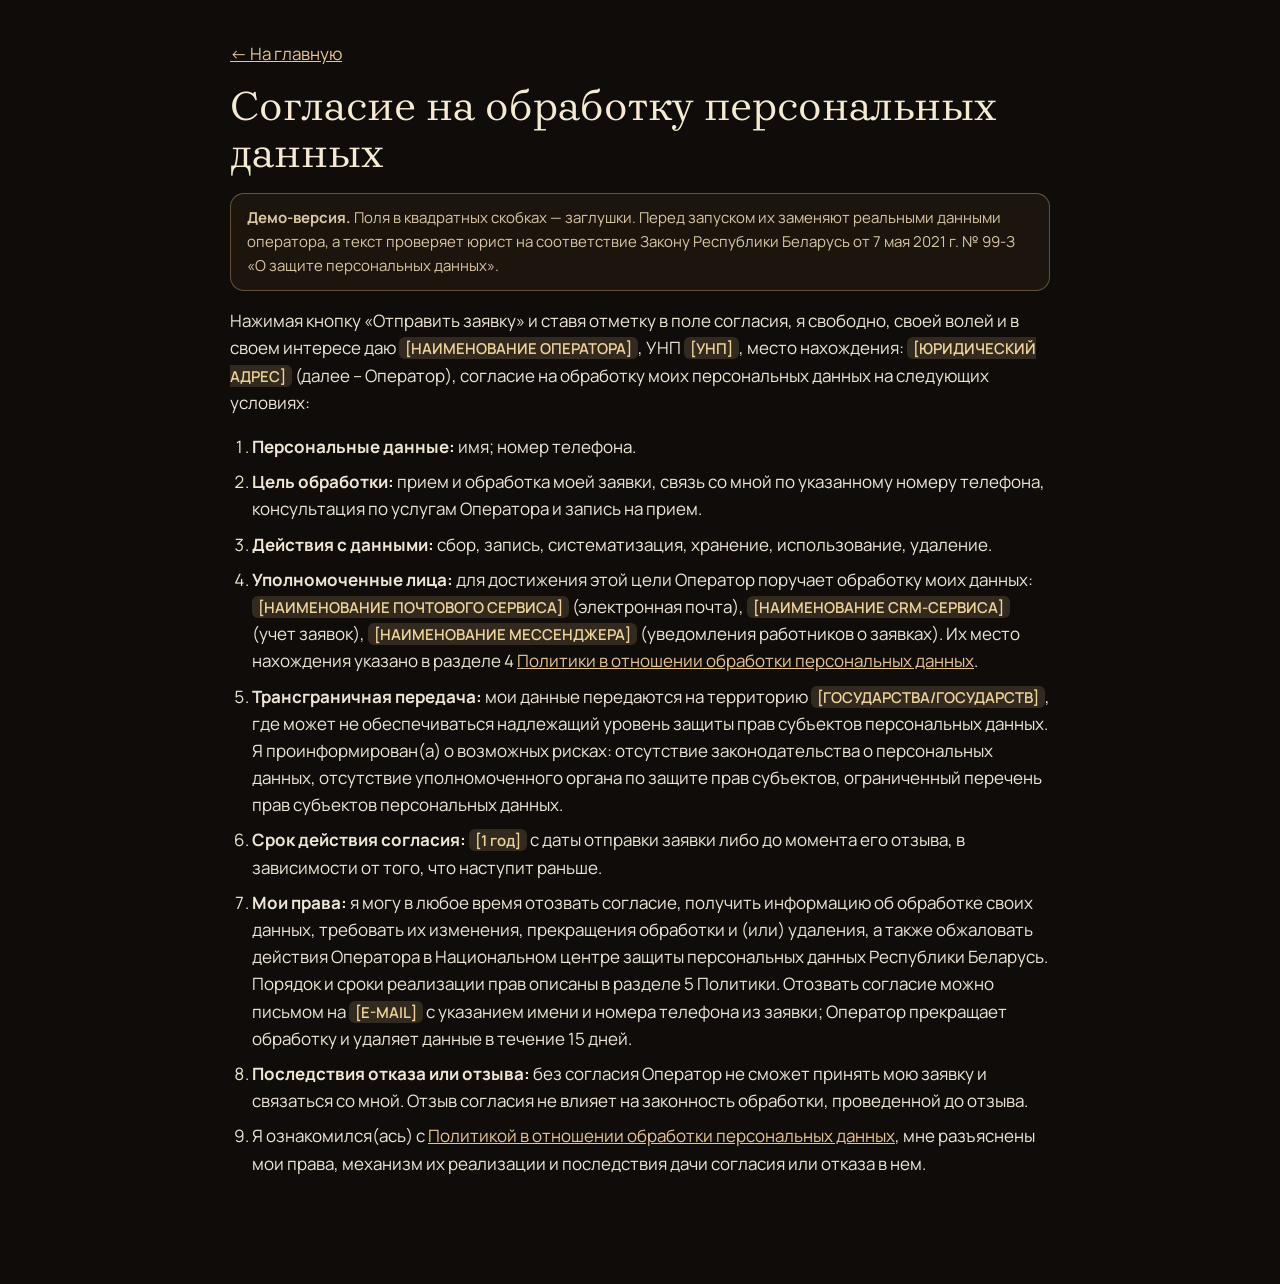
<file: consent.html>
<!doctype html><html lang="ru"><head><meta charset="utf-8"><meta name="viewport" content="width=device-width,initial-scale=1"><meta name="robots" content="noindex"><title>Согласие на обработку персональных данных — Shine Studio</title>
<link href="https://fonts.googleapis.com/css2?family=Brygada+1918:wght@400;500&family=Manrope:wght@400;600&display=swap" rel="stylesheet">
<style>body{margin:0;background:#0f0c09;color:#efe6d6;font:400 17px/1.6 Manrope,system-ui,sans-serif}main{width:min(820px,100% - 32px);margin:0 auto;padding:40px 0 90px}h1{font:400 clamp(28px,5vw,42px)/1.12 "Brygada 1918",Georgia,serif;margin:12px 0 6px;color:#f6ead2}h2{font:500 clamp(20px,3.4vw,24px)/1.25 "Brygada 1918",Georgia,serif;margin:34px 0 10px;color:#e8c590}p,li{margin:8px 0}a{color:#e8c590}ul,ol{padding-left:22px}.todo{background:rgba(232,197,144,.16);color:#f0d49c;border-radius:6px;padding:1px 6px;font-weight:600;font-size:.88em}.warn{background:#1c150d;border:1px solid rgba(232,197,144,.35);color:#d9c6a4;padding:12px 16px;border-radius:14px;margin:16px 0;font-size:15px}.date{color:#b9a784;margin:0 0 6px}.tw{overflow-x:auto;margin:12px 0}table{border-collapse:collapse;width:100%;min-width:560px;font-size:15px}th,td{border:1px solid rgba(232,197,144,.25);padding:9px 11px;text-align:left;vertical-align:top}th{background:#1c150d;color:#e8c590}.back{display:inline-block;margin-bottom:4px}</style></head><body><main>
<a class="back" href="index.html">← На главную</a><h1>Согласие на обработку персональных данных</h1>
<p class="warn"><b>Демо-версия.</b> Поля в квадратных скобках — заглушки. Перед запуском их заменяют реальными данными оператора, а текст проверяет юрист на соответствие Закону Республики Беларусь от 7 мая 2021 г. № 99-З «О защите персональных данных».</p>
<p>Нажимая кнопку «Отправить заявку» и ставя отметку в поле согласия, я свободно, своей волей и в своем интересе даю <span class="todo">[НАИМЕНОВАНИЕ ОПЕРАТОРА]</span>, УНП <span class="todo">[УНП]</span>, место нахождения: <span class="todo">[ЮРИДИЧЕСКИЙ АДРЕС]</span> (далее – Оператор), согласие на обработку моих персональных данных на следующих условиях:</p><ol><li><b>Персональные данные:</b> имя; номер телефона.</li><li><b>Цель обработки:</b> прием и обработка моей заявки, связь со мной по указанному номеру телефона, консультация по услугам Оператора и запись на прием.</li><li><b>Действия с данными:</b> сбор, запись, систематизация, хранение, использование, удаление.</li><li><b>Уполномоченные лица:</b> для достижения этой цели Оператор поручает обработку моих данных: <span class="todo">[НАИМЕНОВАНИЕ ПОЧТОВОГО СЕРВИСА]</span> (электронная почта), <span class="todo">[НАИМЕНОВАНИЕ CRM-СЕРВИСА]</span> (учет заявок), <span class="todo">[НАИМЕНОВАНИЕ МЕССЕНДЖЕРА]</span> (уведомления работников о заявках). Их место нахождения указано в разделе 4 <a href="privacy.html">Политики в отношении обработки персональных данных</a>.</li><li><b>Трансграничная передача:</b> мои данные передаются на территорию <span class="todo">[ГОСУДАРСТВА/ГОСУДАРСТВ]</span>, где может не обеспечиваться надлежащий уровень защиты прав субъектов персональных данных. Я проинформирован(а) о возможных рисках: отсутствие законодательства о персональных данных, отсутствие уполномоченного органа по защите прав субъектов, ограниченный перечень прав субъектов персональных данных.</li><li><b>Срок действия согласия:</b> <span class="todo">[1 год]</span> с даты отправки заявки либо до момента его отзыва, в зависимости от того, что наступит раньше.</li><li><b>Мои права:</b> я могу в любое время отозвать согласие, получить информацию об обработке своих данных, требовать их изменения, прекращения обработки и (или) удаления, а также обжаловать действия Оператора в Национальном центре защиты персональных данных Республики Беларусь. Порядок и сроки реализации прав описаны в разделе 5 Политики. Отозвать согласие можно письмом на <span class="todo">[E-MAIL]</span> с указанием имени и номера телефона из заявки; Оператор прекращает обработку и удаляет данные в течение 15 дней.</li><li><b>Последствия отказа или отзыва:</b> без согласия Оператор не сможет принять мою заявку и связаться со мной. Отзыв согласия не влияет на законность обработки, проведенной до отзыва.</li><li>Я ознакомился(ась) с <a href="privacy.html">Политикой в отношении обработки персональных данных</a>, мне разъяснены мои права, механизм их реализации и последствия дачи согласия или отказа в нем.</li></ol></main></body></html>
</file>
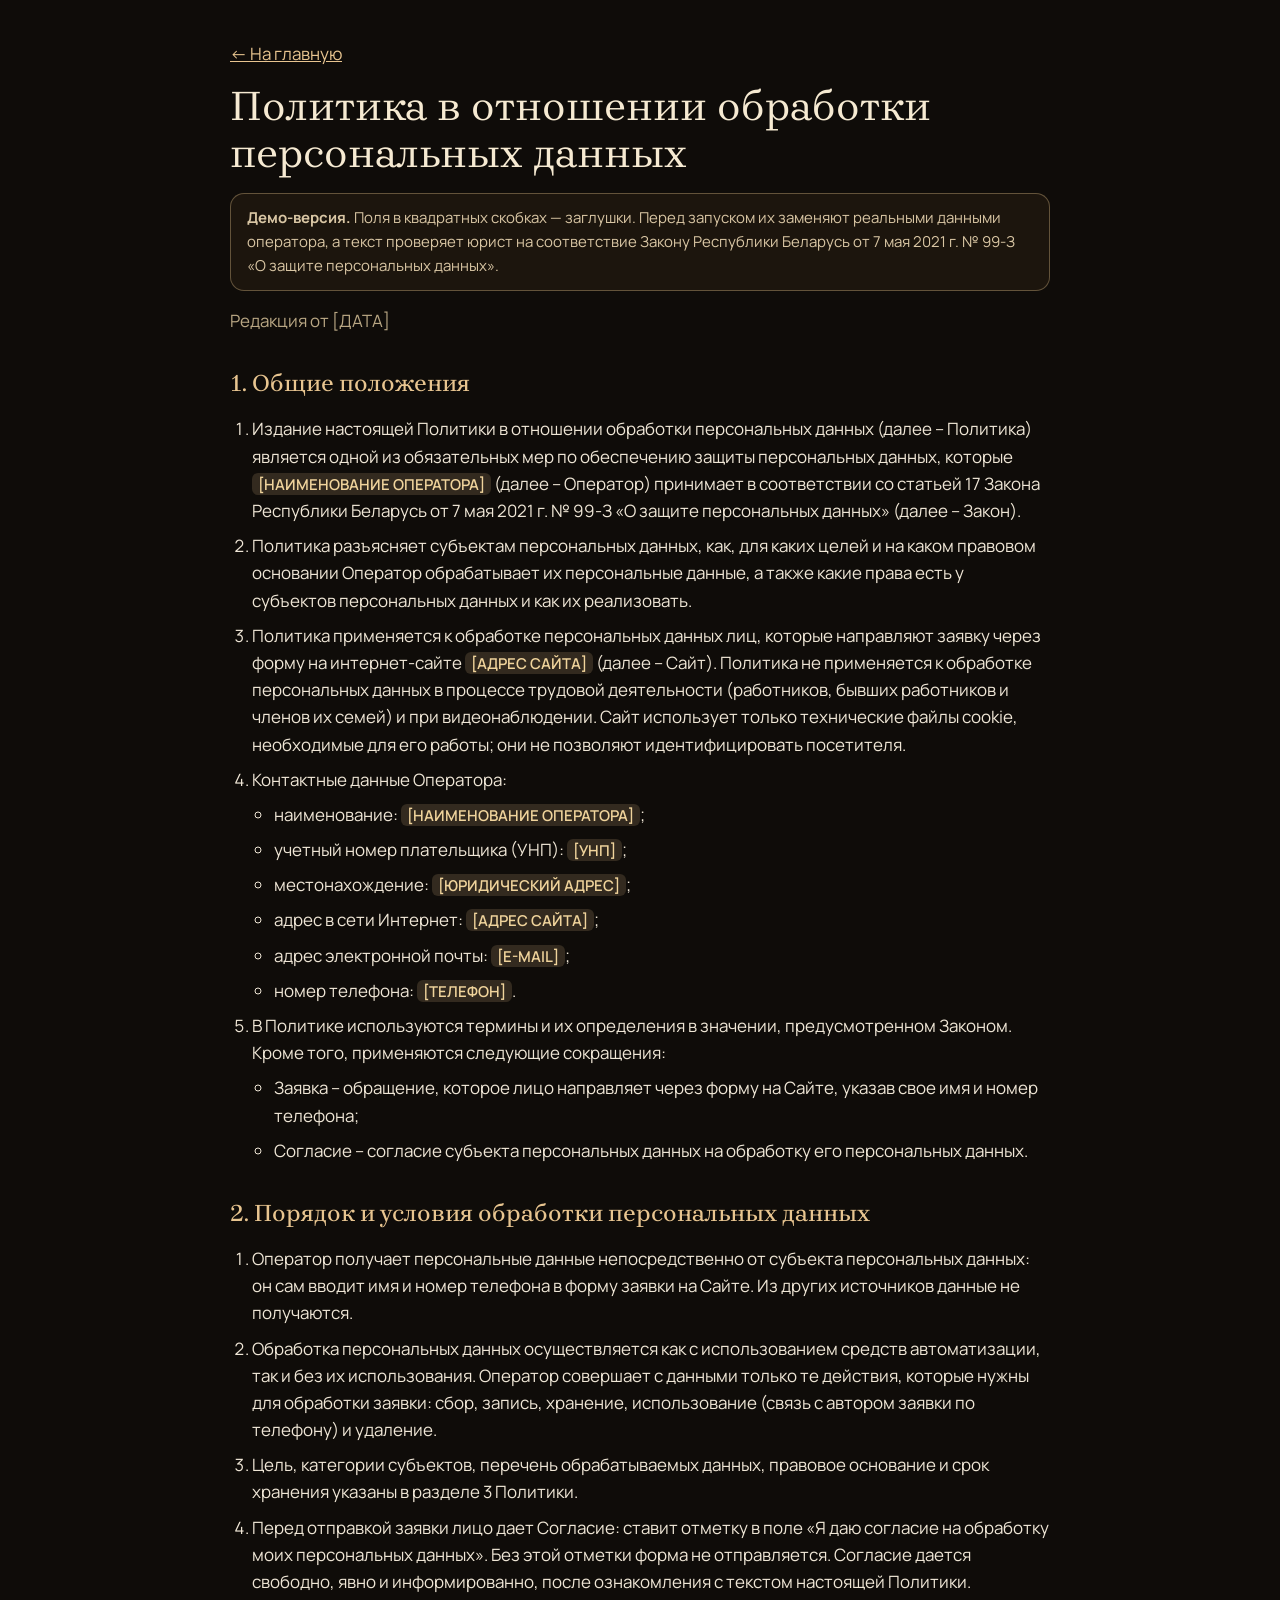
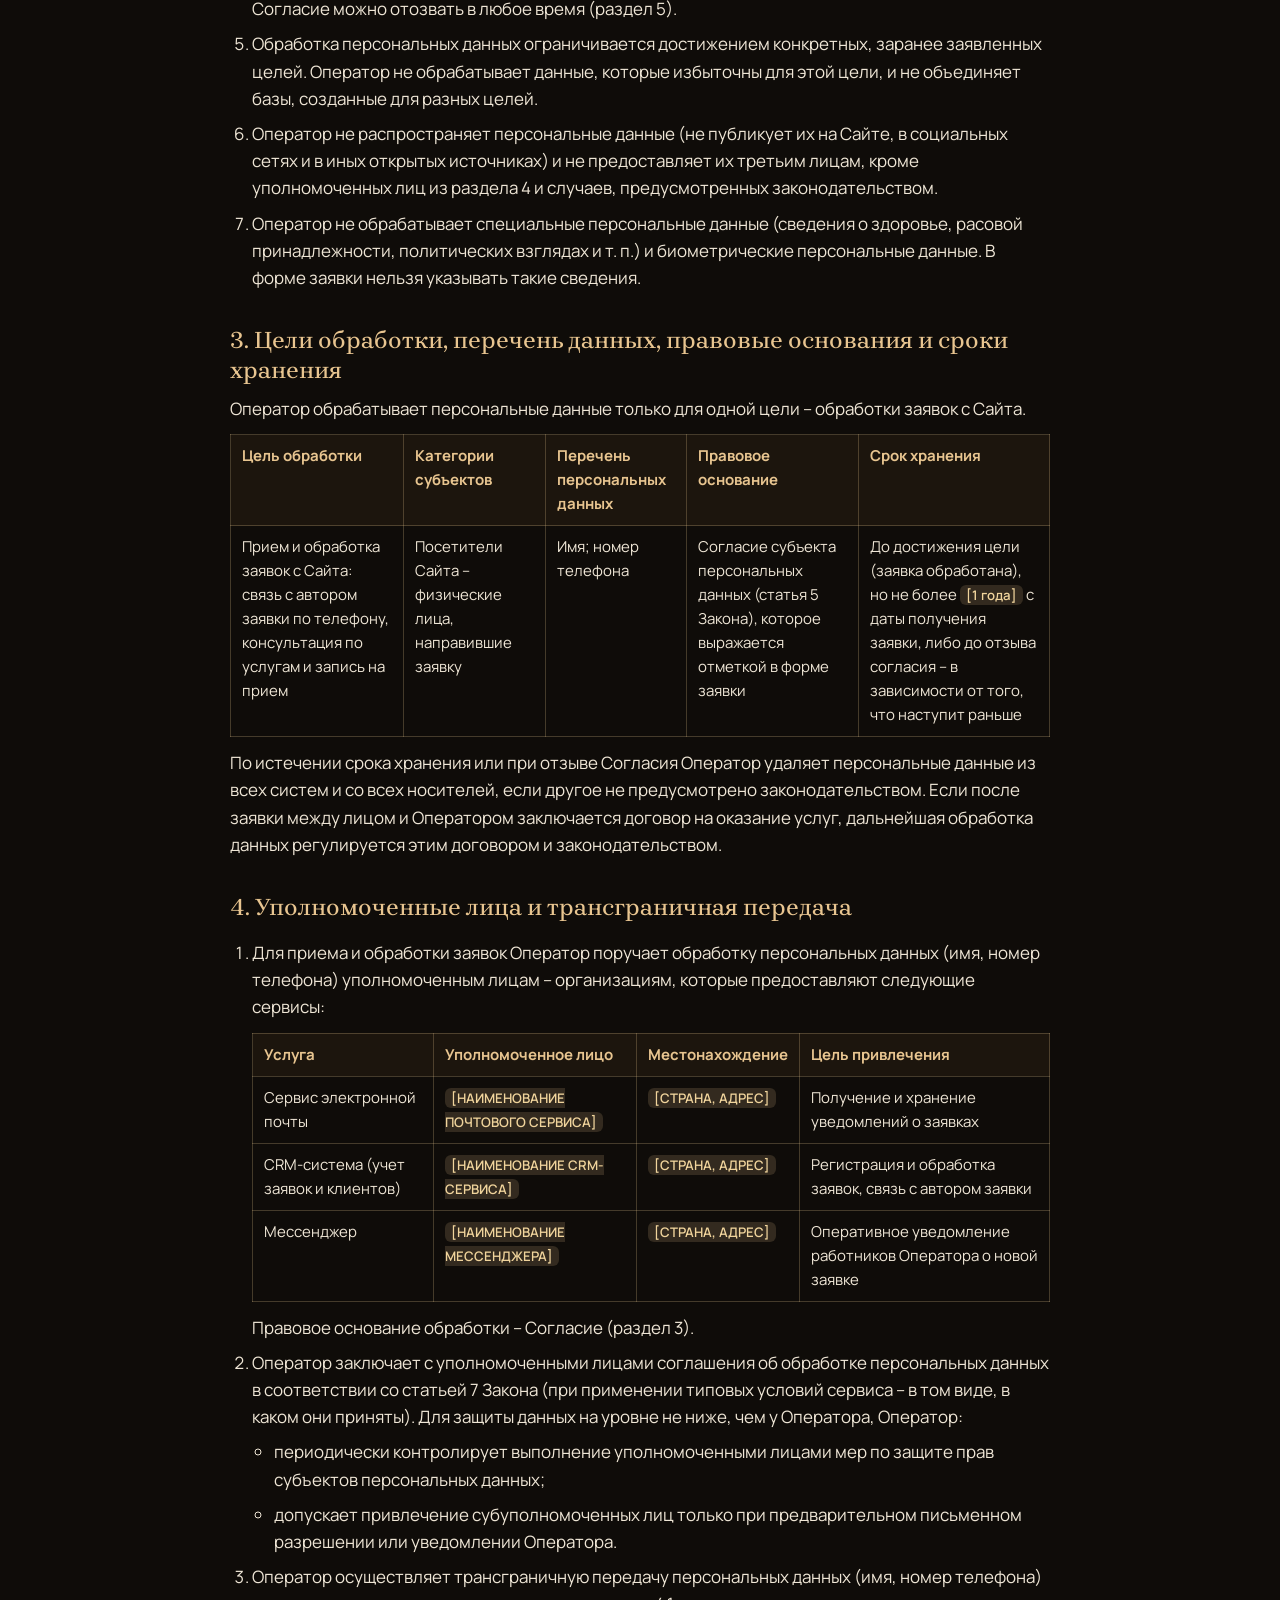
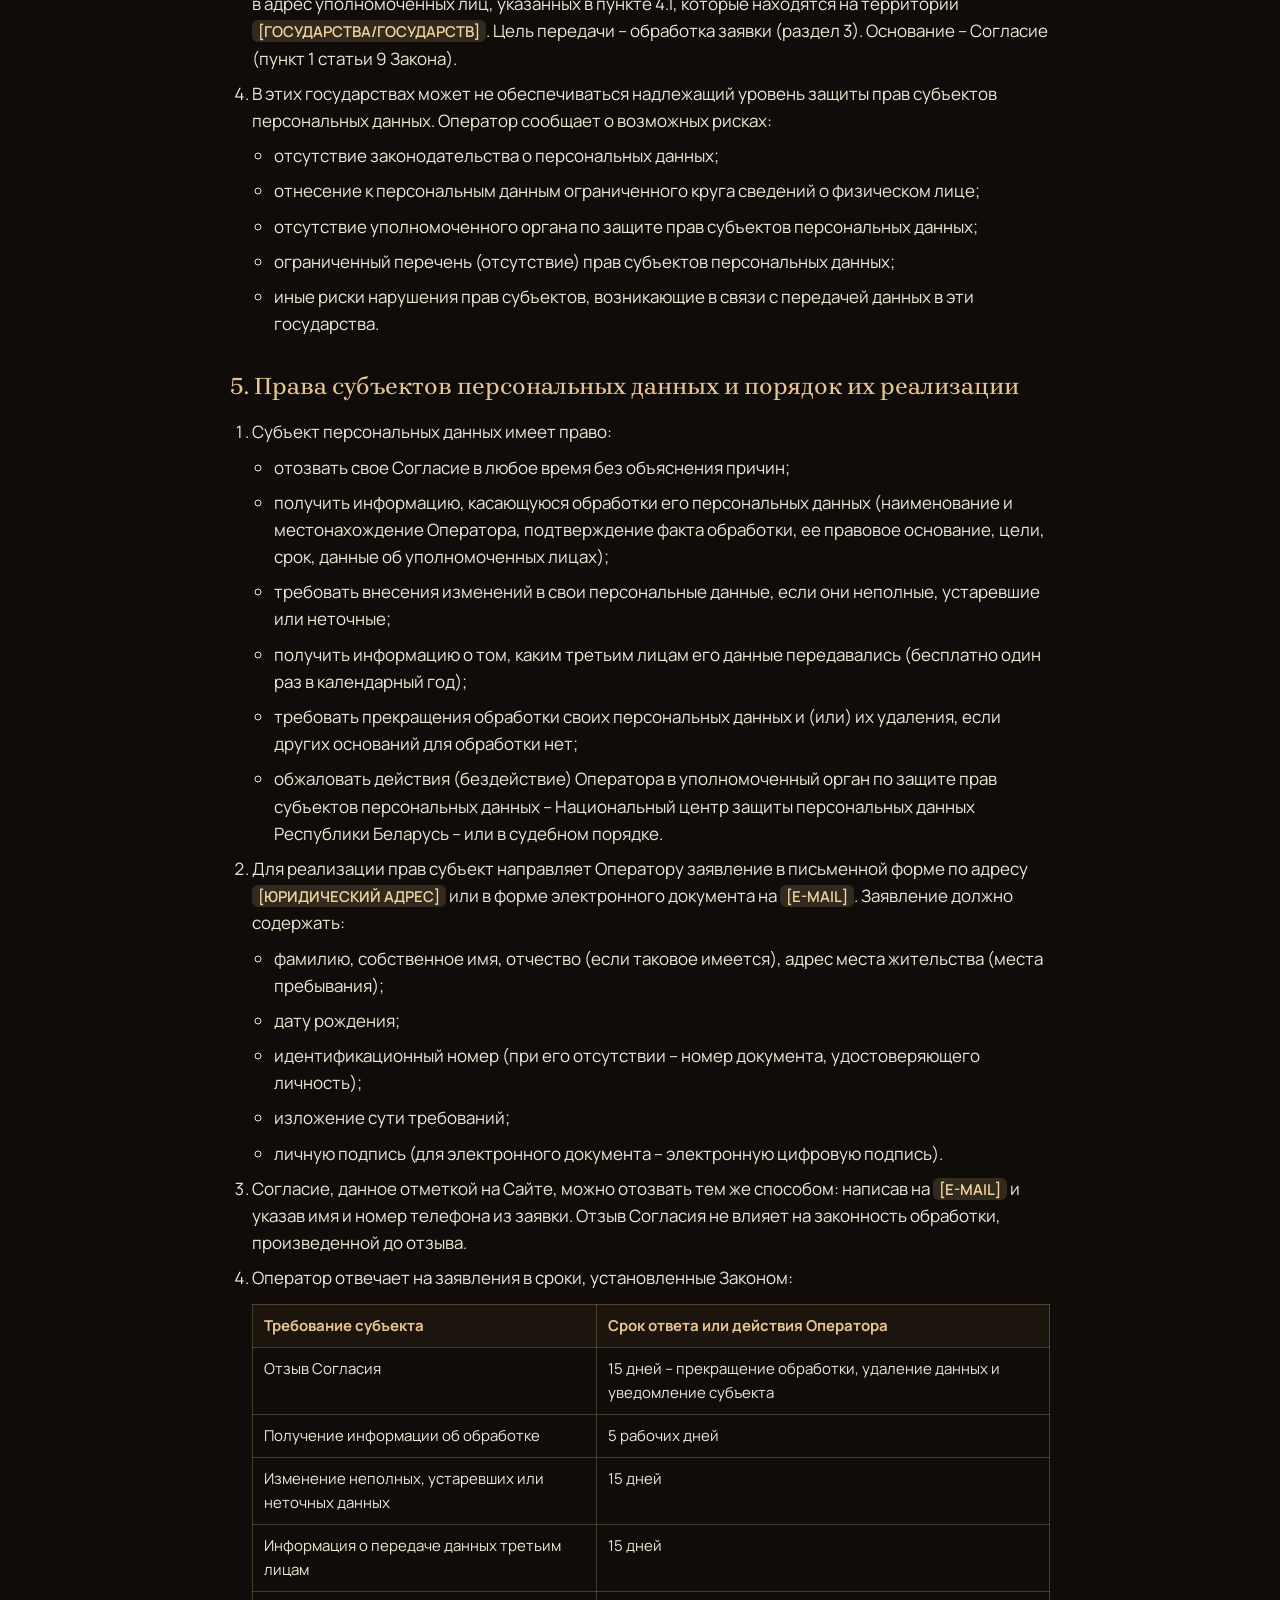
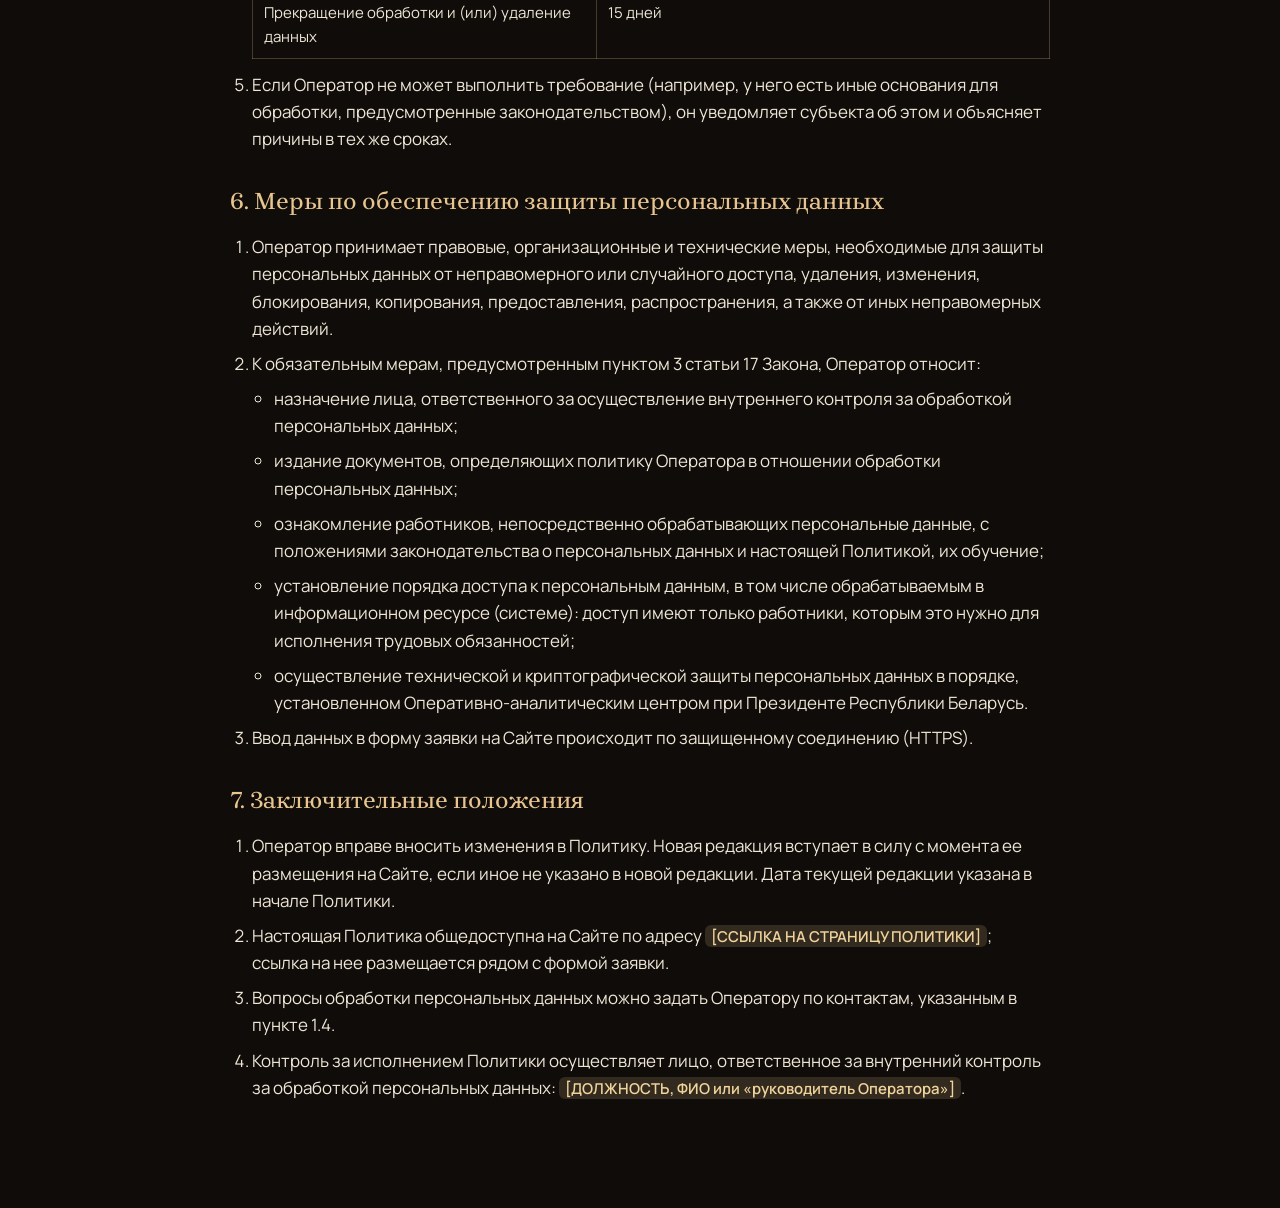
<file: privacy.html>
<!doctype html><html lang="ru"><head><meta charset="utf-8"><meta name="viewport" content="width=device-width,initial-scale=1"><meta name="robots" content="noindex"><title>Политика в отношении обработки персональных данных — Shine Studio</title>
<link href="https://fonts.googleapis.com/css2?family=Brygada+1918:wght@400;500&family=Manrope:wght@400;600&display=swap" rel="stylesheet">
<style>body{margin:0;background:#0f0c09;color:#efe6d6;font:400 17px/1.6 Manrope,system-ui,sans-serif}main{width:min(820px,100% - 32px);margin:0 auto;padding:40px 0 90px}h1{font:400 clamp(28px,5vw,42px)/1.12 "Brygada 1918",Georgia,serif;margin:12px 0 6px;color:#f6ead2}h2{font:500 clamp(20px,3.4vw,24px)/1.25 "Brygada 1918",Georgia,serif;margin:34px 0 10px;color:#e8c590}p,li{margin:8px 0}a{color:#e8c590}ul,ol{padding-left:22px}.todo{background:rgba(232,197,144,.16);color:#f0d49c;border-radius:6px;padding:1px 6px;font-weight:600;font-size:.88em}.warn{background:#1c150d;border:1px solid rgba(232,197,144,.35);color:#d9c6a4;padding:12px 16px;border-radius:14px;margin:16px 0;font-size:15px}.date{color:#b9a784;margin:0 0 6px}.tw{overflow-x:auto;margin:12px 0}table{border-collapse:collapse;width:100%;min-width:560px;font-size:15px}th,td{border:1px solid rgba(232,197,144,.25);padding:9px 11px;text-align:left;vertical-align:top}th{background:#1c150d;color:#e8c590}.back{display:inline-block;margin-bottom:4px}</style></head><body><main>
<a class="back" href="index.html">← На главную</a><h1>Политика в отношении обработки персональных данных</h1>
<p class="warn"><b>Демо-версия.</b> Поля в квадратных скобках — заглушки. Перед запуском их заменяют реальными данными оператора, а текст проверяет юрист на соответствие Закону Республики Беларусь от 7 мая 2021 г. № 99-З «О защите персональных данных».</p>
<p class="date">Редакция от [ДАТА]</p><h2>1. Общие положения</h2><ol><li>Издание настоящей Политики в отношении обработки персональных данных (далее – Политика) является одной из обязательных мер по обеспечению защиты персональных данных, которые <span class="todo">[НАИМЕНОВАНИЕ ОПЕРАТОРА]</span> (далее – Оператор) принимает в соответствии со статьей 17 Закона Республики Беларусь от 7 мая 2021 г. № 99-З «О защите персональных данных» (далее – Закон).</li><li>Политика разъясняет субъектам персональных данных, как, для каких целей и на каком правовом основании Оператор обрабатывает их персональные данные, а также какие права есть у субъектов персональных данных и как их реализовать.</li><li>Политика применяется к обработке персональных данных лиц, которые направляют заявку через форму на интернет-сайте <span class="todo">[АДРЕС САЙТА]</span> (далее – Сайт). Политика не применяется к обработке персональных данных в процессе трудовой деятельности (работников, бывших работников и членов их семей) и при видеонаблюдении. Сайт использует только технические файлы cookie, необходимые для его работы; они не позволяют идентифицировать посетителя.</li><li>Контактные данные Оператора:<ul><li>наименование: <span class="todo">[НАИМЕНОВАНИЕ ОПЕРАТОРА]</span>;</li><li>учетный номер плательщика (УНП): <span class="todo">[УНП]</span>;</li><li>местонахождение: <span class="todo">[ЮРИДИЧЕСКИЙ АДРЕС]</span>;</li><li>адрес в сети Интернет: <span class="todo">[АДРЕС САЙТА]</span>;</li><li>адрес электронной почты: <span class="todo">[E-MAIL]</span>;</li><li>номер телефона: <span class="todo">[ТЕЛЕФОН]</span>.</li></ul></li><li>В Политике используются термины и их определения в значении, предусмотренном Законом. Кроме того, применяются следующие сокращения:<ul><li>Заявка – обращение, которое лицо направляет через форму на Сайте, указав свое имя и номер телефона;</li><li>Согласие – согласие субъекта персональных данных на обработку его персональных данных.</li></ul></li></ol><h2>2. Порядок и условия обработки персональных данных</h2><ol><li>Оператор получает персональные данные непосредственно от субъекта персональных данных: он сам вводит имя и номер телефона в форму заявки на Сайте. Из других источников данные не получаются.</li><li>Обработка персональных данных осуществляется как с использованием средств автоматизации, так и без их использования. Оператор совершает с данными только те действия, которые нужны для обработки заявки: сбор, запись, хранение, использование (связь с автором заявки по телефону) и удаление.</li><li>Цель, категории субъектов, перечень обрабатываемых данных, правовое основание и срок хранения указаны в разделе 3 Политики.</li><li>Перед отправкой заявки лицо дает Согласие: ставит отметку в поле «Я даю согласие на обработку моих персональных данных». Без этой отметки форма не отправляется. Согласие дается свободно, явно и информированно, после ознакомления с текстом настоящей Политики. Согласие можно отозвать в любое время (раздел 5).</li><li>Обработка персональных данных ограничивается достижением конкретных, заранее заявленных целей. Оператор не обрабатывает данные, которые избыточны для этой цели, и не объединяет базы, созданные для разных целей.</li><li>Оператор не распространяет персональные данные (не публикует их на Сайте, в социальных сетях и в иных открытых источниках) и не предоставляет их третьим лицам, кроме уполномоченных лиц из раздела 4 и случаев, предусмотренных законодательством.</li><li>Оператор не обрабатывает специальные персональные данные (сведения о здоровье, расовой принадлежности, политических взглядах и т. п.) и биометрические персональные данные. В форме заявки нельзя указывать такие сведения.</li></ol><h2>3. Цели обработки, перечень данных, правовые основания и сроки хранения</h2><p>Оператор обрабатывает персональные данные только для одной цели – обработки заявок с Сайта.</p><div class="tw"><table><thead><tr><th>Цель обработки</th><th>Категории субъектов</th><th>Перечень персональных данных</th><th>Правовое основание</th><th>Срок хранения</th></tr></thead><tbody><tr><td>Прием и обработка заявок с Сайта: связь с автором заявки по телефону, консультация по услугам и запись на прием</td><td>Посетители Сайта – физические лица, направившие заявку</td><td>Имя; номер телефона</td><td>Согласие субъекта персональных данных (статья 5 Закона), которое выражается отметкой в форме заявки</td><td>До достижения цели (заявка обработана), но не более <span class="todo">[1 года]</span> с даты получения заявки, либо до отзыва согласия – в зависимости от того, что наступит раньше</td></tr></tbody></table></div><p>По истечении срока хранения или при отзыве Согласия Оператор удаляет персональные данные из всех систем и со всех носителей, если другое не предусмотрено законодательством. Если после заявки между лицом и Оператором заключается договор на оказание услуг, дальнейшая обработка данных регулируется этим договором и законодательством.</p><h2>4. Уполномоченные лица и трансграничная передача</h2><ol><li>Для приема и обработки заявок Оператор поручает обработку персональных данных (имя, номер телефона) уполномоченным лицам – организациям, которые предоставляют следующие сервисы:<div class="tw"><table><thead><tr><th>Услуга</th><th>Уполномоченное лицо</th><th>Местонахождение</th><th>Цель привлечения</th></tr></thead><tbody><tr><td>Сервис электронной почты</td><td><span class="todo">[НАИМЕНОВАНИЕ ПОЧТОВОГО СЕРВИСА]</span></td><td><span class="todo">[СТРАНА, АДРЕС]</span></td><td>Получение и хранение уведомлений о заявках</td></tr><tr><td>CRM-система (учет заявок и клиентов)</td><td><span class="todo">[НАИМЕНОВАНИЕ CRM-СЕРВИСА]</span></td><td><span class="todo">[СТРАНА, АДРЕС]</span></td><td>Регистрация и обработка заявок, связь с автором заявки</td></tr><tr><td>Мессенджер</td><td><span class="todo">[НАИМЕНОВАНИЕ МЕССЕНДЖЕРА]</span></td><td><span class="todo">[СТРАНА, АДРЕС]</span></td><td>Оперативное уведомление работников Оператора о новой заявке</td></tr></tbody></table></div><p>Правовое основание обработки – Согласие (раздел 3).</p></li><li>Оператор заключает с уполномоченными лицами соглашения об обработке персональных данных в соответствии со статьей 7 Закона (при применении типовых условий сервиса – в том виде, в каком они приняты). Для защиты данных на уровне не ниже, чем у Оператора, Оператор:<ul><li>периодически контролирует выполнение уполномоченными лицами мер по защите прав субъектов персональных данных;</li><li>допускает привлечение субуполномоченных лиц только при предварительном письменном разрешении или уведомлении Оператора.</li></ul></li><li>Оператор осуществляет трансграничную передачу персональных данных (имя, номер телефона) в адрес уполномоченных лиц, указанных в пункте 4.1, которые находятся на территории <span class="todo">[ГОСУДАРСТВА/ГОСУДАРСТВ]</span>. Цель передачи – обработка заявки (раздел 3). Основание – Согласие (пункт 1 статьи 9 Закона).</li><li>В этих государствах может не обеспечиваться надлежащий уровень защиты прав субъектов персональных данных. Оператор сообщает о возможных рисках:<ul><li>отсутствие законодательства о персональных данных;</li><li>отнесение к персональным данным ограниченного круга сведений о физическом лице;</li><li>отсутствие уполномоченного органа по защите прав субъектов персональных данных;</li><li>ограниченный перечень (отсутствие) прав субъектов персональных данных;</li><li>иные риски нарушения прав субъектов, возникающие в связи с передачей данных в эти государства.</li></ul></li></ol><h2>5. Права субъектов персональных данных и порядок их реализации</h2><ol><li>Субъект персональных данных имеет право:<ul><li>отозвать свое Согласие в любое время без объяснения причин;</li><li>получить информацию, касающуюся обработки его персональных данных (наименование и местонахождение Оператора, подтверждение факта обработки, ее правовое основание, цели, срок, данные об уполномоченных лицах);</li><li>требовать внесения изменений в свои персональные данные, если они неполные, устаревшие или неточные;</li><li>получить информацию о том, каким третьим лицам его данные передавались (бесплатно один раз в календарный год);</li><li>требовать прекращения обработки своих персональных данных и (или) их удаления, если других оснований для обработки нет;</li><li>обжаловать действия (бездействие) Оператора в уполномоченный орган по защите прав субъектов персональных данных – Национальный центр защиты персональных данных Республики Беларусь – или в судебном порядке.</li></ul></li><li>Для реализации прав субъект направляет Оператору заявление в письменной форме по адресу <span class="todo">[ЮРИДИЧЕСКИЙ АДРЕС]</span> или в форме электронного документа на <span class="todo">[E-MAIL]</span>. Заявление должно содержать:<ul><li>фамилию, собственное имя, отчество (если таковое имеется), адрес места жительства (места пребывания);</li><li>дату рождения;</li><li>идентификационный номер (при его отсутствии – номер документа, удостоверяющего личность);</li><li>изложение сути требований;</li><li>личную подпись (для электронного документа – электронную цифровую подпись).</li></ul></li><li>Согласие, данное отметкой на Сайте, можно отозвать тем же способом: написав на <span class="todo">[E-MAIL]</span> и указав имя и номер телефона из заявки. Отзыв Согласия не влияет на законность обработки, произведенной до отзыва.</li><li>Оператор отвечает на заявления в сроки, установленные Законом:<div class="tw"><table><thead><tr><th>Требование субъекта</th><th>Срок ответа или действия Оператора</th></tr></thead><tbody><tr><td>Отзыв Согласия</td><td>15 дней – прекращение обработки, удаление данных и уведомление субъекта</td></tr><tr><td>Получение информации об обработке</td><td>5 рабочих дней</td></tr><tr><td>Изменение неполных, устаревших или неточных данных</td><td>15 дней</td></tr><tr><td>Информация о передаче данных третьим лицам</td><td>15 дней</td></tr><tr><td>Прекращение обработки и (или) удаление данных</td><td>15 дней</td></tr></tbody></table></div></li><li>Если Оператор не может выполнить требование (например, у него есть иные основания для обработки, предусмотренные законодательством), он уведомляет субъекта об этом и объясняет причины в тех же сроках.</li></ol><h2>6. Меры по обеспечению защиты персональных данных</h2><ol><li>Оператор принимает правовые, организационные и технические меры, необходимые для защиты персональных данных от неправомерного или случайного доступа, удаления, изменения, блокирования, копирования, предоставления, распространения, а также от иных неправомерных действий.</li><li>К обязательным мерам, предусмотренным пунктом 3 статьи 17 Закона, Оператор относит:<ul><li>назначение лица, ответственного за осуществление внутреннего контроля за обработкой персональных данных;</li><li>издание документов, определяющих политику Оператора в отношении обработки персональных данных;</li><li>ознакомление работников, непосредственно обрабатывающих персональные данные, с положениями законодательства о персональных данных и настоящей Политикой, их обучение;</li><li>установление порядка доступа к персональным данным, в том числе обрабатываемым в информационном ресурсе (системе): доступ имеют только работники, которым это нужно для исполнения трудовых обязанностей;</li><li>осуществление технической и криптографической защиты персональных данных в порядке, установленном Оперативно-аналитическим центром при Президенте Республики Беларусь.</li></ul></li><li>Ввод данных в форму заявки на Сайте происходит по защищенному соединению (HTTPS).</li></ol><h2>7. Заключительные положения</h2><ol><li>Оператор вправе вносить изменения в Политику. Новая редакция вступает в силу с момента ее размещения на Сайте, если иное не указано в новой редакции. Дата текущей редакции указана в начале Политики.</li><li>Настоящая Политика общедоступна на Сайте по адресу <span class="todo">[ССЫЛКА НА СТРАНИЦУ ПОЛИТИКИ]</span>; ссылка на нее размещается рядом с формой заявки.</li><li>Вопросы обработки персональных данных можно задать Оператору по контактам, указанным в пункте 1.4.</li><li>Контроль за исполнением Политики осуществляет лицо, ответственное за внутренний контроль за обработкой персональных данных: <span class="todo">[ДОЛЖНОСТЬ, ФИО или «руководитель Оператора»]</span>.</li></ol></main></body></html>
</file>
